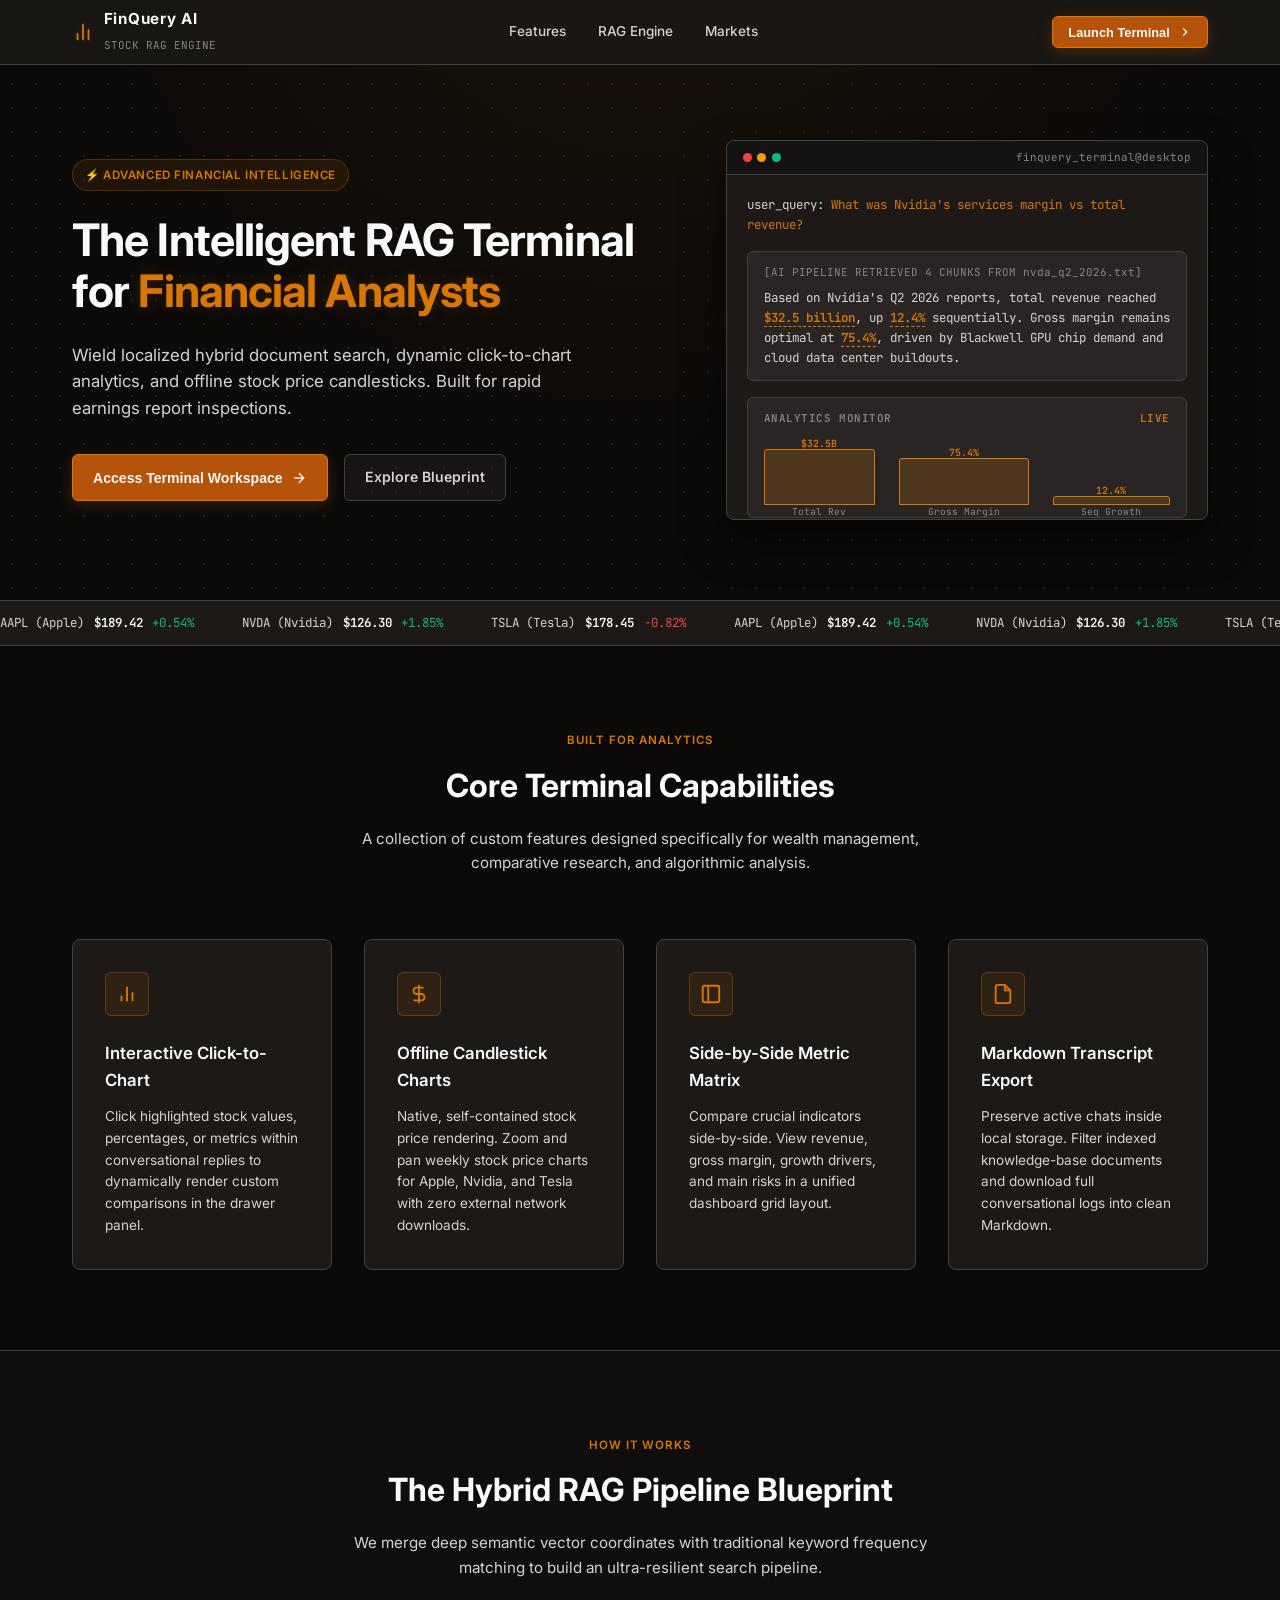
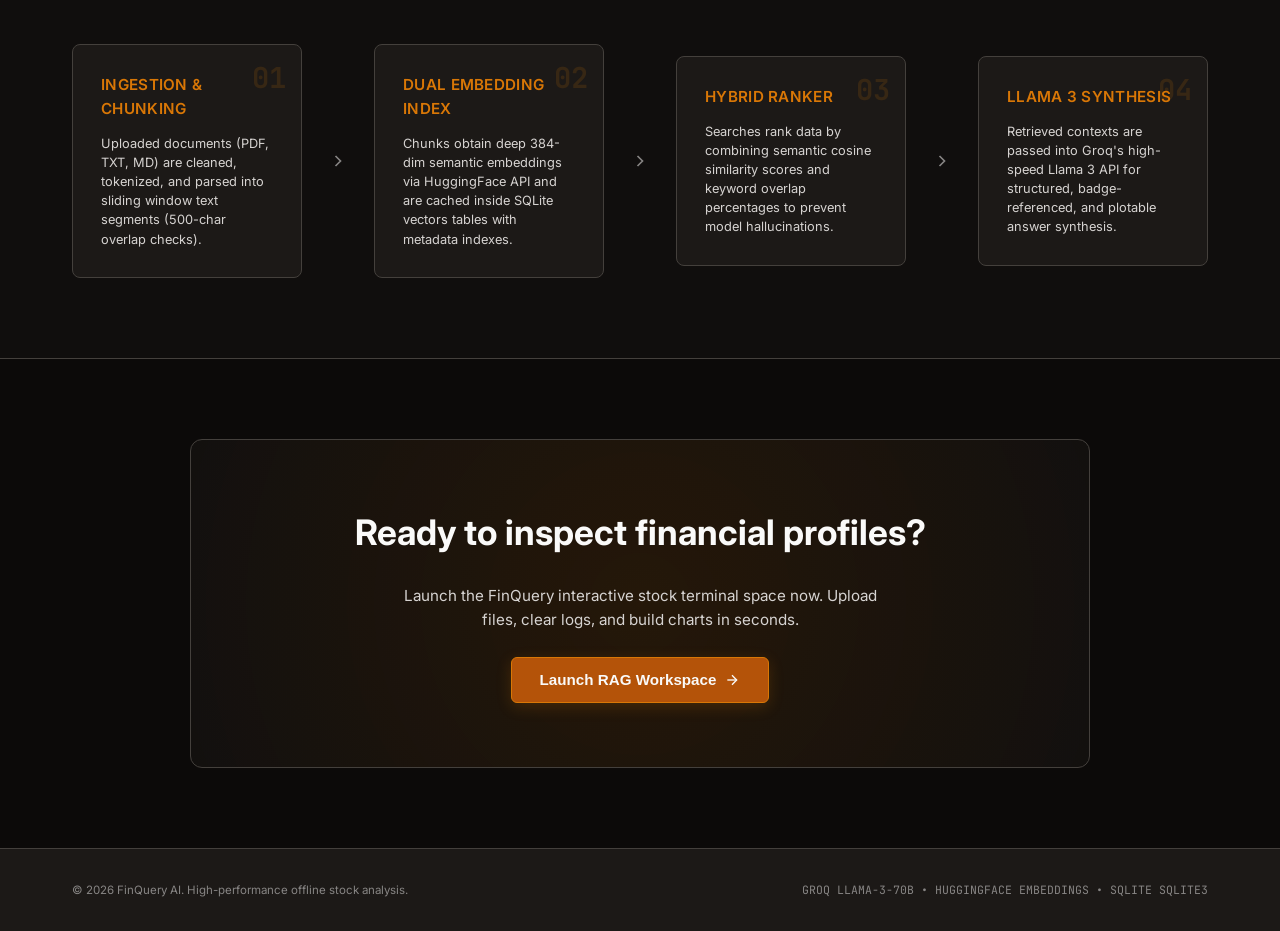
<file: static/index.html>
<!DOCTYPE html>
<html lang="en">
<head>
    <meta charset="UTF-8">
    <meta name="viewport" content="width=device-width, initial-scale=1.0">
    <title>FinQuery AI - Algorithmic Stock & Finance RAG Terminal</title>
    <!-- Modern Typography -->
    <link rel="preconnect" href="https://fonts.googleapis.com">
    <link rel="preconnect" href="https://fonts.gstatic.com" crossorigin>
    <link href="https://fonts.googleapis.com/css2?family=Inter:wght@300;400;500;600;700&family=JetBrains+Mono:wght@400;500&display=swap" rel="stylesheet">
    <link rel="stylesheet" href="/static/landing-style.css">
</head>
<body>
    <!-- Navigation -->
    <nav class="nav-bar">
        <div class="nav-container">
            <div class="brand">
                <svg class="brand-icon" xmlns="http://www.w3.org/2000/svg" viewBox="0 0 24 24" fill="none" stroke="currentColor" stroke-width="2" stroke-linecap="round" stroke-linejoin="round">
                    <line x1="18" y1="20" x2="18" y2="10"></line>
                    <line x1="12" y1="20" x2="12" y2="4"></line>
                    <line x1="6" y1="20" x2="6" y2="14"></line>
                </svg>
                <div class="brand-text">
                    <h1>FinQuery AI</h1>
                    <span>Stock RAG Engine</span>
                </div>
            </div>
            <div class="nav-links">
                <a href="#features">Features</a>
                <a href="#technology">RAG Engine</a>
                <a href="#watchlist">Markets</a>
            </div>
            <button onclick="window.location.href='/terminal'" class="btn btn-primary nav-cta">
                <span>Launch Terminal</span>
                <svg width="14" height="14" viewBox="0 0 24 24" fill="none" stroke="currentColor" stroke-width="2"><polyline points="9 18 15 12 9 6"/></svg>
            </button>
        </div>
    </nav>

    <!-- Hero Section -->
    <header class="hero-section">
        <div class="grid-overlay"></div>
        <div class="hero-container">
            <div class="hero-content">
                <span class="hero-badge">⚡ Advanced Financial Intelligence</span>
                <h1 class="hero-title">
                    The Intelligent RAG Terminal for <span class="highlight-text">Financial Analysts</span>
                </h1>
                <p class="hero-subtitle">
                    Wield localized hybrid document search, dynamic click-to-chart analytics, and offline stock price candlesticks. Built for rapid earnings report inspections.
                </p>
                <div class="hero-ctas">
                    <button onclick="window.location.href='/terminal'" class="btn btn-primary hero-btn">
                        <span>Access Terminal Workspace</span>
                        <svg width="16" height="16" viewBox="0 0 24 24" fill="none" stroke="currentColor" stroke-width="2"><line x1="5" y1="12" x2="19" y2="12"/><polyline points="12 5 19 12 12 19"/></svg>
                    </button>
                    <a href="#features" class="btn btn-secondary hero-btn-secondary">Explore Blueprint</a>
                </div>
            </div>
            
            <!-- Terminal Graphic Preview -->
            <div class="terminal-preview-card">
                <div class="terminal-preview-header">
                    <div class="preview-dots">
                        <span class="dot red"></span>
                        <span class="dot yellow"></span>
                        <span class="dot green"></span>
                    </div>
                    <span class="preview-title">finquery_terminal@desktop</span>
                </div>
                <div class="terminal-preview-body">
                    <div class="line prompt">user_query: <span class="gold-text">What was Nvidia's services margin vs total revenue?</span></div>
                    <div class="line response">
                        <p class="meta">[AI PIPELINE RETRIEVED 4 CHUNKS FROM nvda_q2_2026.txt]</p>
                        <p>Based on Nvidia's Q2 2026 reports, total revenue reached <span class="click-tag">$32.5 billion</span>, up <span class="click-tag">12.4%</span> sequentially. Gross margin remains optimal at <span class="click-tag">75.4%</span>, driven by Blackwell GPU chip demand and cloud data center buildouts.</p>
                    </div>
                    <div class="preview-widget">
                        <div class="widget-header">
                            <span>Analytics monitor</span>
                            <span class="live-tag">live</span>
                        </div>
                        <div class="widget-graph">
                            <div class="bar-col" style="height: 90%;"><span class="bar-val">$32.5B</span><span class="bar-lbl">Total Rev</span></div>
                            <div class="bar-col" style="height: 75%;"><span class="bar-val">75.4%</span><span class="bar-lbl">Gross Margin</span></div>
                            <div class="bar-col" style="height: 15%;"><span class="bar-val">12.4%</span><span class="bar-lbl">Seq Growth</span></div>
                        </div>
                    </div>
                </div>
            </div>
        </div>
    </header>

    <!-- Live Market Ticker Marquee -->
    <section class="ticker-marquee-section" id="watchlist">
        <div class="ticker-marquee-container">
            <div class="ticker-track">
                <!-- Duplicate lists for infinite loop scroll -->
                <div class="ticker-box">
                    <span class="ticker-name">AAPL (Apple)</span>
                    <span class="ticker-val" id="marquee-price-AAPL">$189.42</span>
                    <span class="ticker-change up" id="marquee-change-AAPL">+0.54%</span>
                </div>
                <div class="ticker-box">
                    <span class="ticker-name">NVDA (Nvidia)</span>
                    <span class="ticker-val" id="marquee-price-NVDA">$126.30</span>
                    <span class="ticker-change up" id="marquee-change-NVDA">+1.85%</span>
                </div>
                <div class="ticker-box">
                    <span class="ticker-name">TSLA (Tesla)</span>
                    <span class="ticker-val" id="marquee-price-TSLA">$178.45</span>
                    <span class="ticker-change down" id="marquee-change-TSLA">-0.82%</span>
                </div>
                <!-- Copy 2 -->
                <div class="ticker-box">
                    <span class="ticker-name">AAPL (Apple)</span>
                    <span class="ticker-val" id="marquee-price-AAPL2">$189.42</span>
                    <span class="ticker-change up" id="marquee-change-AAPL2">+0.54%</span>
                </div>
                <div class="ticker-box">
                    <span class="ticker-name">NVDA (Nvidia)</span>
                    <span class="ticker-val" id="marquee-price-NVDA2">$126.30</span>
                    <span class="ticker-change up" id="marquee-change-NVDA2">+1.85%</span>
                </div>
                <div class="ticker-box">
                    <span class="ticker-name">TSLA (Tesla)</span>
                    <span class="ticker-val" id="marquee-price-TSLA2">$178.45</span>
                    <span class="ticker-change down" id="marquee-change-TSLA2">-0.82%</span>
                </div>
            </div>
        </div>
    </section>

    <!-- Features Section -->
    <section class="features-section" id="features">
        <div class="container">
            <div class="section-header">
                <span class="section-badge">Built for Analytics</span>
                <h2 class="section-title">Core Terminal Capabilities</h2>
                <p class="section-subtitle">A collection of custom features designed specifically for wealth management, comparative research, and algorithmic analysis.</p>
            </div>
            
            <div class="features-grid">
                <!-- Card 1 -->
                <div class="feature-card">
                    <div class="card-icon">
                        <svg viewBox="0 0 24 24" fill="none" stroke="currentColor" stroke-width="2"><path d="M18 20V10M12 20V4M6 20v-6"/></svg>
                    </div>
                    <h3>Interactive Click-to-Chart</h3>
                    <p>Click highlighted stock values, percentages, or metrics within conversational replies to dynamically render custom comparisons in the drawer panel.</p>
                </div>
                
                <!-- Card 2 -->
                <div class="feature-card">
                    <div class="card-icon">
                        <svg viewBox="0 0 24 24" fill="none" stroke="currentColor" stroke-width="2"><path d="M12 2v20M17 5H9.5a3.5 3.5 0 0 0 0 7h5a3.5 3.5 0 0 1 0 7H6"/></svg>
                    </div>
                    <h3>Offline Candlestick Charts</h3>
                    <p>Native, self-contained stock price rendering. Zoom and pan weekly stock price charts for Apple, Nvidia, and Tesla with zero external network downloads.</p>
                </div>
                
                <!-- Card 3 -->
                <div class="feature-card">
                    <div class="card-icon">
                        <svg viewBox="0 0 24 24" fill="none" stroke="currentColor" stroke-width="2"><rect x="3" y="3" width="18" height="18" rx="2" ry="2"/><line x1="9" y1="3" x2="9" y2="21"/></svg>
                    </div>
                    <h3>Side-by-Side Metric Matrix</h3>
                    <p>Compare crucial indicators side-by-side. View revenue, gross margin, growth drivers, and main risks in a unified dashboard grid layout.</p>
                </div>

                <!-- Card 4 -->
                <div class="feature-card">
                    <div class="card-icon">
                        <svg viewBox="0 0 24 24" fill="none" stroke="currentColor" stroke-width="2"><path d="M14 2H6a2 2 0 0 0-2 2v16a2 2 0 0 0 2 2h12a2 2 0 0 0 2-2V8z"/><polyline points="14 2 14 8 20 8"/></svg>
                    </div>
                    <h3>Markdown Transcript Export</h3>
                    <p>Preserve active chats inside local storage. Filter indexed knowledge-base documents and download full conversational logs into clean Markdown.</p>
                </div>
            </div>
        </div>
    </section>

    <!-- RAG Technology Pipeline Section -->
    <section class="rag-pipeline-section" id="technology">
        <div class="container">
            <div class="section-header">
                <span class="section-badge">How it works</span>
                <h2 class="section-title">The Hybrid RAG Pipeline Blueprint</h2>
                <p class="section-subtitle">We merge deep semantic vector coordinates with traditional keyword frequency matching to build an ultra-resilient search pipeline.</p>
            </div>

            <div class="pipeline-flow-container">
                <!-- Step 1 -->
                <div class="flow-step">
                    <div class="step-num">01</div>
                    <h4>Ingestion & Chunking</h4>
                    <p>Uploaded documents (PDF, TXT, MD) are cleaned, tokenized, and parsed into sliding window text segments (500-char overlap checks).</p>
                </div>
                <div class="flow-arrow">
                    <svg viewBox="0 0 24 24" fill="none" stroke="currentColor" stroke-width="2"><polyline points="9 18 15 12 9 6"/></svg>
                </div>
                
                <!-- Step 2 -->
                <div class="flow-step">
                    <div class="step-num">02</div>
                    <h4>Dual Embedding Index</h4>
                    <p>Chunks obtain deep 384-dim semantic embeddings via HuggingFace API and are cached inside SQLite vectors tables with metadata indexes.</p>
                </div>
                <div class="flow-arrow">
                    <svg viewBox="0 0 24 24" fill="none" stroke="currentColor" stroke-width="2"><polyline points="9 18 15 12 9 6"/></svg>
                </div>
                
                <!-- Step 3 -->
                <div class="flow-step">
                    <div class="step-num">03</div>
                    <h4>Hybrid Ranker</h4>
                    <p>Searches rank data by combining semantic cosine similarity scores and keyword overlap percentages to prevent model hallucinations.</p>
                </div>
                <div class="flow-arrow">
                    <svg viewBox="0 0 24 24" fill="none" stroke="currentColor" stroke-width="2"><polyline points="9 18 15 12 9 6"/></svg>
                </div>
                
                <!-- Step 4 -->
                <div class="flow-step">
                    <div class="step-num">04</div>
                    <h4>Llama 3 Synthesis</h4>
                    <p>Retrieved contexts are passed into Groq's high-speed Llama 3 API for structured, badge-referenced, and plotable answer synthesis.</p>
                </div>
            </div>
        </div>
    </section>

    <!-- CTA Section -->
    <section class="cta-bottom-section">
        <div class="cta-gradient-box">
            <h2>Ready to inspect financial profiles?</h2>
            <p>Launch the FinQuery interactive stock terminal space now. Upload files, clear logs, and build charts in seconds.</p>
            <button onclick="window.location.href='/terminal'" class="btn btn-primary cta-btn">
                <span>Launch RAG Workspace</span>
                <svg width="16" height="16" viewBox="0 0 24 24" fill="none" stroke="currentColor" stroke-width="2"><line x1="5" y1="12" x2="19" y2="12"/><polyline points="12 5 19 12 12 19"/></svg>
            </button>
        </div>
    </section>

    <!-- Footer -->
    <footer class="footer-landing">
        <div class="footer-container">
            <span class="footer-copyright">© 2026 FinQuery AI. High-performance offline stock analysis.</span>
            <span class="footer-tag">Groq Llama-3-70B • HuggingFace Embeddings • SQLite SQLite3</span>
        </div>
    </footer>

    <!-- Simple ticker update script -->
    <script>
        setInterval(() => {
            const tickers = ["AAPL", "NVDA", "TSLA"];
            tickers.forEach(ticker => {
                const els = document.querySelectorAll(`[id^="marquee-price-${ticker}"]`);
                const changeEls = document.querySelectorAll(`[id^="marquee-change-${ticker}"]`);
                if (els.length === 0) return;
                
                let curPrice = parseFloat(els[0].textContent.replace("$", ""));
                let curChange = parseFloat(changeEls[0].textContent.replace("%", ""));
                
                let tick = (Math.random() - 0.48) * (curPrice * 0.0012);
                let newPrice = curPrice + tick;
                let newChange = curChange + (tick / curPrice) * 100;
                
                els.forEach(el => el.textContent = `$${newPrice.toFixed(2)}`);
                changeEls.forEach(el => {
                    if (newChange >= 0) {
                        el.textContent = `+${newChange.toFixed(2)}%`;
                        el.className = "ticker-change up";
                    } else {
                        el.textContent = `${newChange.toFixed(2)}%`;
                        el.className = "ticker-change down";
                    }
                });
            });
        }, 4000);
    </script>
</body>
</html>
</file>
<file: static/landing-style.css>
/* Premium landing page styling matching the golden-bronze RAG terminal vibe */
:root {
    --bg-main: #0c0a09;          /* Stone 950 (Deep warm charcoal/black) */
    --bg-card: #1c1917;          /* Stone 900 */
    --bg-subcard: #292524;       /* Stone 800 */
    --border-color: #44403c;     /* Stone 700 */
    --accent-gold: #d97706;      /* Amber Gold */
    --accent-brown: #b45309;     /* Warm bronze */
    --text-primary: #fafaf9;     /* Stone 50 */
    --text-secondary: #d6d3d1;   /* Stone 300 */
    --text-muted: #878584;       /* Stone 500 */
    --gold-glow: rgba(217, 119, 6, 0.15);
    --transition-speed: 0.3s;
}

* {
    box-sizing: border-box;
    margin: 0;
    padding: 0;
    scroll-behavior: smooth;
}

body {
    background-color: var(--bg-main);
    color: var(--text-primary);
    font-family: 'Inter', sans-serif;
    line-height: 1.6;
    overflow-x: hidden;
}

/* Nav Bar styling */
.nav-bar {
    position: fixed;
    top: 0;
    left: 0;
    width: 100vw;
    z-index: 1000;
    background-color: rgba(28, 25, 23, 0.8);
    backdrop-filter: blur(12px);
    border-bottom: 1px solid var(--border-color);
}

.nav-container {
    max-width: 1200px;
    margin: 0 auto;
    height: 64px;
    display: flex;
    justify-content: space-between;
    align-items: center;
    padding: 0 2rem;
}

.brand {
    display: flex;
    align-items: center;
    gap: 0.6rem;
}

.brand-icon {
    width: 22px;
    height: 22px;
    color: var(--accent-gold);
    filter: drop-shadow(0 0 4px var(--gold-glow));
}

.brand-text h1 {
    font-size: 0.95rem;
    font-weight: 700;
    letter-spacing: 0.05em;
    color: var(--text-primary);
}

.brand-text span {
    font-size: 0.68rem;
    color: var(--text-muted);
    font-family: 'JetBrains Mono', monospace;
    text-transform: uppercase;
}

.nav-links {
    display: flex;
    gap: 2rem;
}

.nav-links a {
    color: var(--text-secondary);
    text-decoration: none;
    font-size: 0.85rem;
    font-weight: 500;
    transition: color var(--transition-speed);
}

.nav-links a:hover {
    color: var(--accent-gold);
}

/* Hero Section */
.hero-section {
    position: relative;
    padding-top: 140px;
    padding-bottom: 80px;
    overflow: hidden;
    background: radial-gradient(circle at 50% -20%, rgba(217, 119, 6, 0.08) 0%, transparent 60%);
}

.grid-overlay {
    position: absolute;
    top: 0;
    left: 0;
    width: 100%;
    height: 100%;
    background-image: radial-gradient(rgba(68, 64, 60, 0.4) 1px, transparent 1px);
    background-size: 24px 24px;
    pointer-events: none;
    z-index: 1;
}

.hero-container {
    max-width: 1200px;
    margin: 0 auto;
    padding: 0 2rem;
    display: grid;
    grid-template-columns: 1.1fr 0.9fr;
    gap: 4rem;
    align-items: center;
    position: relative;
    z-index: 2;
}

.hero-content {
    display: flex;
    flex-direction: column;
    align-items: flex-start;
}

.hero-badge {
    background-color: rgba(217, 119, 6, 0.1);
    color: var(--accent-gold);
    border: 1px solid rgba(217, 119, 6, 0.25);
    font-size: 0.72rem;
    font-weight: 600;
    padding: 0.35rem 0.75rem;
    border-radius: 20px;
    text-transform: uppercase;
    letter-spacing: 0.05em;
    margin-bottom: 1.5rem;
}

.hero-title {
    font-size: 2.8rem;
    font-weight: 700;
    line-height: 1.15;
    letter-spacing: -0.02em;
    color: var(--text-primary);
    margin-bottom: 1.5rem;
}

.highlight-text {
    color: var(--accent-gold);
    text-shadow: 0 0 15px rgba(217, 119, 6, 0.2);
}

.hero-subtitle {
    font-size: 1.05rem;
    color: var(--text-secondary);
    margin-bottom: 2rem;
    max-width: 540px;
}

.hero-ctas {
    display: flex;
    gap: 1rem;
}

/* Button UI Components */
.btn {
    display: inline-flex;
    align-items: center;
    justify-content: center;
    gap: 0.5rem;
    border-radius: 6px;
    font-size: 0.88rem;
    font-weight: 600;
    padding: 0.7rem 1.25rem;
    cursor: pointer;
    text-decoration: none;
    transition: all var(--transition-speed);
    outline: none;
}

.btn-primary {
    background-color: var(--accent-brown);
    border: 1px solid var(--accent-gold);
    color: var(--text-primary);
    box-shadow: 0 4px 15px rgba(217, 119, 6, 0.2);
}

.btn-primary:hover {
    background-color: var(--accent-gold);
    color: var(--bg-main);
    box-shadow: 0 6px 20px rgba(217, 119, 6, 0.3);
}

.btn-secondary {
    background-color: rgba(41, 37, 36, 0.4);
    border: 1px solid var(--border-color);
    color: var(--text-secondary);
}

.btn-secondary:hover {
    border-color: var(--text-secondary);
    color: var(--text-primary);
}

.nav-cta {
    padding: 0.45rem 0.95rem;
    font-size: 0.8rem;
}

/* Terminal Preview Card Styling */
.terminal-preview-card {
    background-color: var(--bg-card);
    border: 1px solid var(--border-color);
    border-radius: 8px;
    box-shadow: 0 20px 40px rgba(0, 0, 0, 0.5);
    overflow: hidden;
    display: flex;
    flex-direction: column;
    height: 380px;
}

.terminal-preview-header {
    height: 36px;
    background-color: rgba(12, 10, 9, 0.4);
    border-bottom: 1px solid var(--border-color);
    padding: 0 1rem;
    display: flex;
    align-items: center;
    justify-content: space-between;
}

.preview-dots {
    display: flex;
    gap: 0.35rem;
}

.dot {
    width: 9px;
    height: 9px;
    border-radius: 50%;
}

.dot.red { background-color: #ef4444; }
.dot.yellow { background-color: #f59e0b; }
.dot.green { background-color: #10b981; }

.preview-title {
    font-family: 'JetBrains Mono', monospace;
    font-size: 0.68rem;
    color: var(--text-muted);
}

.terminal-preview-body {
    padding: 1.25rem;
    font-family: 'JetBrains Mono', monospace;
    font-size: 0.78rem;
    overflow-y: auto;
    display: flex;
    flex-direction: column;
    gap: 1rem;
    flex-grow: 1;
}

.line.prompt {
    color: var(--text-secondary);
}

.gold-text {
    color: var(--accent-gold);
}

.line.response {
    background-color: var(--bg-subcard);
    border: 1px solid var(--border-color);
    padding: 0.75rem 1rem;
    border-radius: 6px;
    color: var(--text-secondary);
    line-height: 1.6;
}

.line.response p.meta {
    color: var(--text-muted);
    font-size: 0.68rem;
    margin-bottom: 0.4rem;
}

.click-tag {
    color: var(--accent-gold);
    border-bottom: 1.5px dashed var(--accent-gold);
    font-weight: 600;
}

/* Terminal Preview Mini Graph Widget */
.preview-widget {
    background-color: var(--bg-subcard);
    border: 1px solid var(--border-color);
    border-radius: 6px;
    padding: 0.75rem 1rem;
    display: flex;
    flex-direction: column;
    gap: 0.5rem;
}

.widget-header {
    display: flex;
    justify-content: space-between;
    font-size: 0.68rem;
    text-transform: uppercase;
    color: var(--text-muted);
    letter-spacing: 0.05em;
    font-weight: 600;
}

.live-tag {
    color: var(--accent-gold);
    animation: flash 1.5s infinite;
}

@keyframes flash {
    0%, 100% { opacity: 1; }
    50% { opacity: 0.4; }
}

.widget-graph {
    display: flex;
    gap: 1.5rem;
    height: 70px;
    align-items: flex-end;
    padding-top: 0.5rem;
}

.bar-col {
    flex-grow: 1;
    background-color: rgba(217, 119, 6, 0.2);
    border: 1px solid var(--accent-gold);
    border-radius: 3px 3px 0 0;
    position: relative;
    display: flex;
    flex-direction: column;
    justify-content: flex-end;
    align-items: center;
}

.bar-val {
    position: absolute;
    top: -14px;
    font-size: 0.62rem;
    color: var(--accent-gold);
    font-weight: 600;
}

.bar-lbl {
    font-size: 0.6rem;
    color: var(--text-muted);
    margin-bottom: -15px;
}

/* Infinite scrolling ticker */
.ticker-marquee-section {
    background-color: var(--bg-card);
    border-top: 1px solid var(--border-color);
    border-bottom: 1px solid var(--border-color);
    padding: 0.75rem 0;
    overflow: hidden;
}

.ticker-marquee-container {
    width: 100%;
    overflow: hidden;
}

.ticker-track {
    display: flex;
    gap: 3rem;
    width: max-content;
    animation: scrollTicker 30s linear infinite;
}

@keyframes scrollTicker {
    0% { transform: translateX(0); }
    100% { transform: translateX(-50%); }
}

.ticker-box {
    display: flex;
    align-items: center;
    gap: 0.6rem;
    font-size: 0.78rem;
    font-family: 'JetBrains Mono', monospace;
}

.ticker-name {
    color: var(--text-secondary);
}

.ticker-val {
    color: var(--text-primary);
    font-weight: 600;
}

.ticker-change.up {
    color: #10b981;
}

.ticker-change.down {
    color: #ef4444;
}

/* Features Grid */
.features-section {
    padding: 80px 0;
}

.container {
    max-width: 1200px;
    margin: 0 auto;
    padding: 0 2rem;
}

.section-header {
    text-align: center;
    margin-bottom: 4rem;
}

.section-badge {
    color: var(--accent-gold);
    font-size: 0.72rem;
    font-weight: 600;
    letter-spacing: 0.08em;
    text-transform: uppercase;
}

.section-title {
    font-size: 2rem;
    font-weight: 700;
    margin-top: 0.5rem;
    margin-bottom: 1rem;
    color: var(--text-primary);
}

.section-subtitle {
    font-size: 0.95rem;
    color: var(--text-secondary);
    max-width: 600px;
    margin: 0 auto;
}

.features-grid {
    display: grid;
    grid-template-columns: repeat(auto-fit, minmax(260px, 1fr));
    gap: 2rem;
}

.feature-card {
    background-color: var(--bg-card);
    border: 1px solid var(--border-color);
    border-radius: 8px;
    padding: 2rem;
    transition: all var(--transition-speed);
    display: flex;
    flex-direction: column;
    align-items: flex-start;
}

.feature-card:hover {
    border-color: var(--accent-gold);
    box-shadow: 0 0 20px var(--gold-glow);
    transform: translateY(-2px);
}

.card-icon {
    width: 44px;
    height: 44px;
    background-color: rgba(217, 119, 6, 0.1);
    border-radius: 6px;
    border: 1px solid rgba(217, 119, 6, 0.3);
    display: flex;
    align-items: center;
    justify-content: center;
    color: var(--accent-gold);
    margin-bottom: 1.5rem;
}

.card-icon svg {
    width: 22px;
    height: 22px;
}

.feature-card h3 {
    font-size: 1.05rem;
    font-weight: 600;
    margin-bottom: 0.75rem;
    color: var(--text-primary);
}

.feature-card p {
    font-size: 0.85rem;
    color: var(--text-secondary);
    line-height: 1.6;
}

/* RAG Technology Pipeline Section */
.rag-pipeline-section {
    background-color: rgba(28, 25, 23, 0.3);
    border-top: 1px solid var(--border-color);
    border-bottom: 1px solid var(--border-color);
    padding: 80px 0;
}

.pipeline-flow-container {
    display: flex;
    justify-content: space-between;
    align-items: center;
    margin-top: 3rem;
    gap: 1.5rem;
    flex-wrap: wrap;
}

.flow-step {
    flex: 1 1 200px;
    background-color: var(--bg-card);
    border: 1px solid var(--border-color);
    border-radius: 8px;
    padding: 1.75rem;
    position: relative;
}

.step-num {
    font-family: 'JetBrains Mono', monospace;
    font-size: 1.8rem;
    font-weight: 700;
    color: var(--gold-glow);
    position: absolute;
    top: 10px;
    right: 15px;
}

.flow-step h4 {
    font-size: 0.95rem;
    font-weight: 600;
    color: var(--accent-gold);
    margin-bottom: 0.75rem;
    text-transform: uppercase;
    letter-spacing: 0.02em;
}

.flow-step p {
    font-size: 0.8rem;
    color: var(--text-secondary);
    line-height: 1.5;
}

.flow-arrow {
    display: flex;
    justify-content: center;
    align-items: center;
    color: var(--text-muted);
    width: 24px;
    height: 24px;
}

.flow-arrow svg {
    width: 20px;
    height: 20px;
}

/* CTA Bottom Section */
.cta-bottom-section {
    padding: 80px 0;
    text-align: center;
}

.cta-gradient-box {
    max-width: 900px;
    margin: 0 auto;
    background: radial-gradient(circle at center, rgba(217, 119, 6, 0.12) 0%, rgba(28, 25, 23, 0.4) 100%);
    border: 1px solid var(--border-color);
    border-radius: 12px;
    padding: 4rem 2rem;
    display: flex;
    flex-direction: column;
    align-items: center;
    gap: 1.5rem;
}

.cta-gradient-box h2 {
    font-size: 2.2rem;
    font-weight: 700;
    color: var(--text-primary);
}

.cta-gradient-box p {
    color: var(--text-secondary);
    max-width: 500px;
    font-size: 0.95rem;
}

.cta-btn {
    padding: 0.85rem 1.75rem;
    font-size: 0.95rem;
}

/* Footer layout styling */
.footer-landing {
    border-top: 1px solid var(--border-color);
    background-color: var(--bg-card);
    padding: 2rem 0;
}

.footer-container {
    max-width: 1200px;
    margin: 0 auto;
    padding: 0 2rem;
    display: flex;
    justify-content: space-between;
    align-items: center;
    font-size: 0.72rem;
    color: var(--text-muted);
}

.footer-tag {
    font-family: 'JetBrains Mono', monospace;
    text-transform: uppercase;
}

/* Responsive Overrides */
@media (max-width: 992px) {
    .hero-container {
        grid-template-columns: 1fr;
        gap: 3rem;
    }
    
    .pipeline-flow-container {
        flex-direction: column;
    }
    
    .flow-arrow {
        transform: rotate(90deg);
        margin: 0.5rem 0;
    }
    
    .footer-container {
        flex-direction: column;
        gap: 1rem;
        text-align: center;
    }
}
</file>
